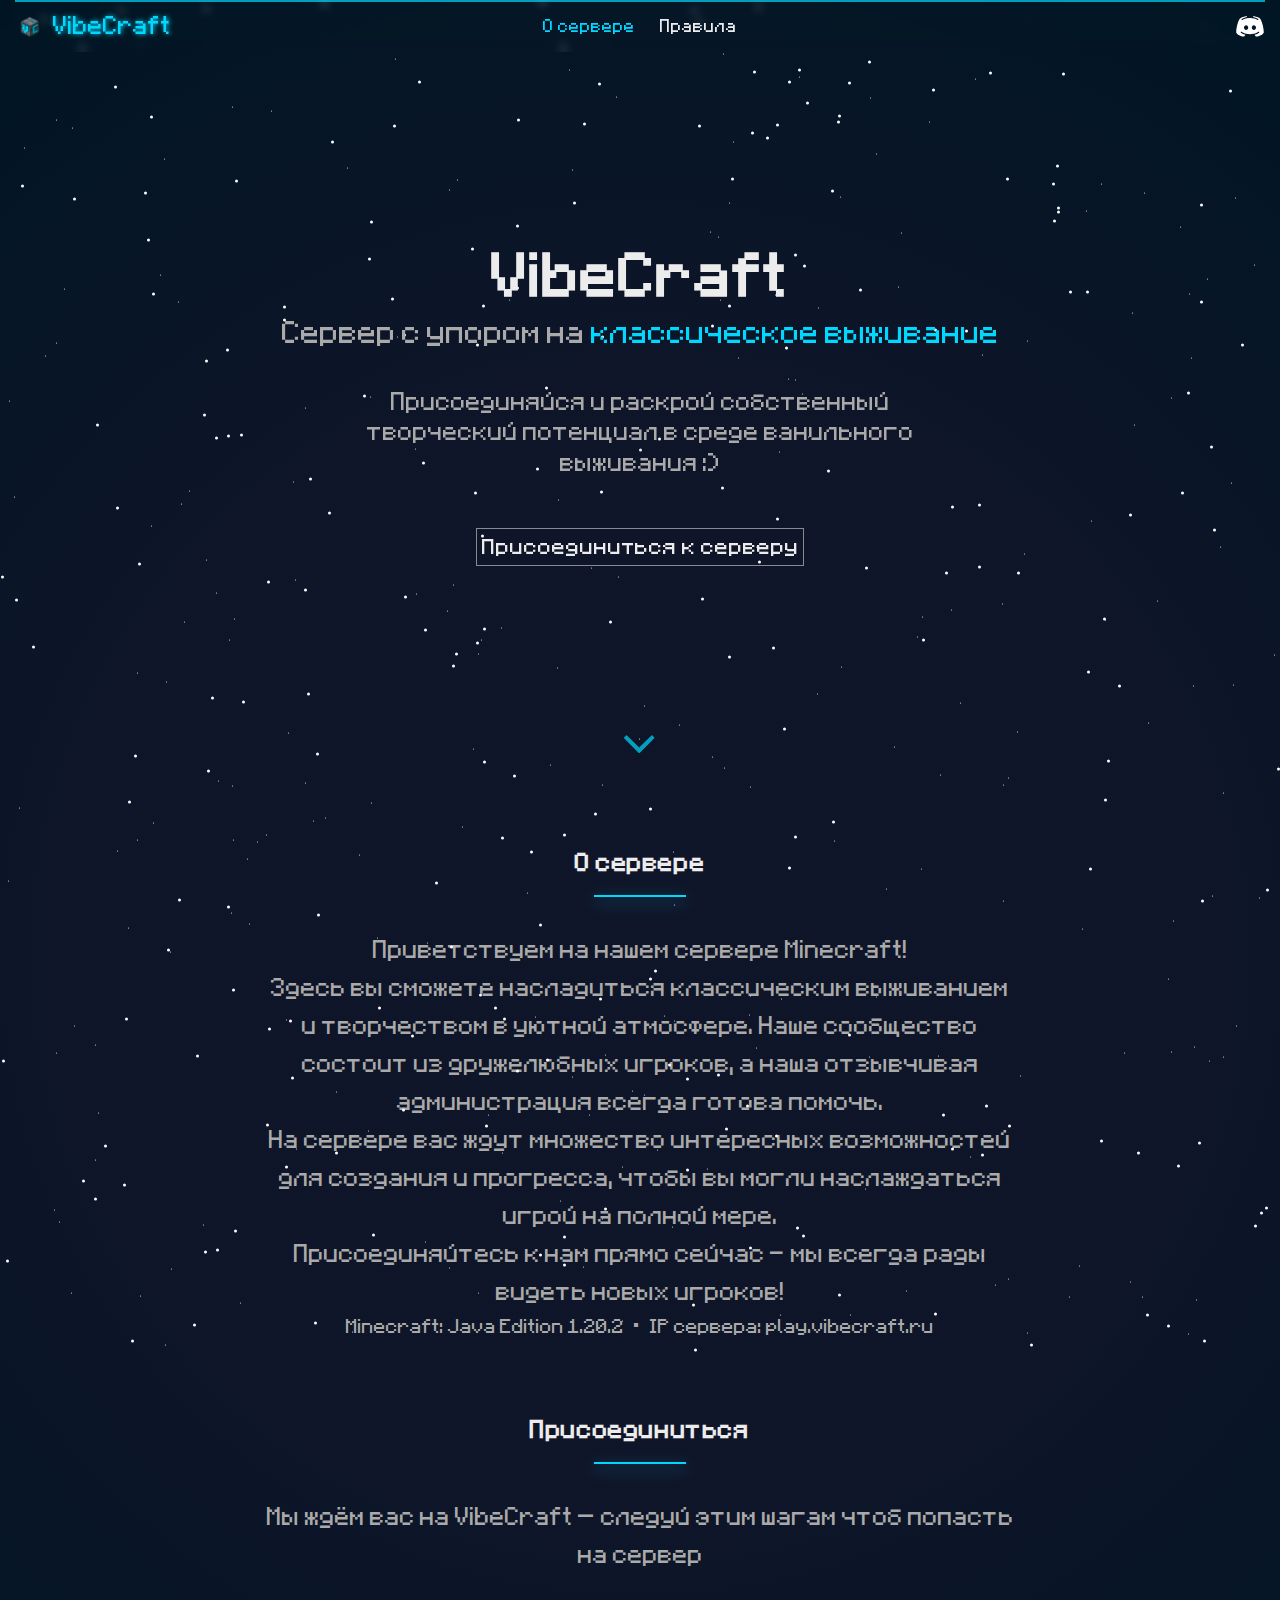
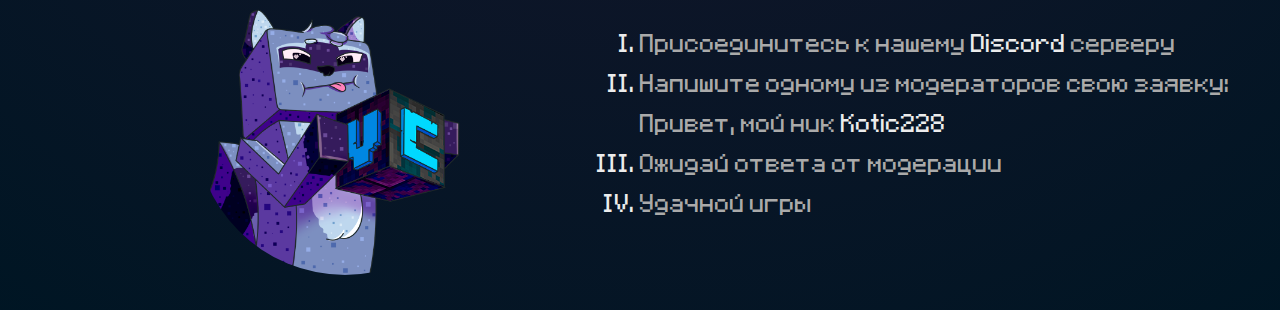
<file: index.html>
<!DOCTYPE html>
<html lang="ru-RU">
    <head>

        <meta charset="UTF-8">
        <meta http-equiv="X-UA-Compatible" content="IE=edge">
        <meta name="viewport" content="width=device-width, initial-scale=1.0">
    
        <title>VibeCraft - Дружный | ванильный | позитивный</title>
    
        <link rel="stylesheet" href="css/style.css">
        <script src="js/js.js" defer></script>
    
        <link rel="apple-touch-icon" sizes="180x180" href="icon/apple-touch-icon.png">
        <link rel="icon" type="image/png" sizes="32x32" href="icon/favicon-32x32.png">
        <link rel="icon" type="image/png" sizes="16x16" href="icon/favicon-16x16.png">
        <link rel="manifest" href="icon/site.webmanifest">
        <link rel="mask-icon" href="icon/safari-pinned-tab.svg" color="#0f1528">
        <meta name="msapplication-TileColor" content="#0f1528">
        <meta name="theme-color" content="#0f1528">

        <meta name="keywords" content="vibecraft, ванильный сервер майнкрафт 1.20.2, майнкрафт генерация мира, майнкрафт голосовой чат">
        <meta name="description" content="VibeCraft - сервер Minecraft с улучшенной генерацией и классическим выживанием.">
    </head>
<body>
    <div id="stars" class="stars"></div>
    
    <!-- Header -->
    <header>
        <div class="container">
            <div class="header__inner">
                <div class="header__menu">
                    <input type="checkbox" id="burger-checkbox" class="burger-checkbox">
                    <label for="burger-checkbox" class="burger"></label>

                    <ul class="menu-list">
                        <li class="active"><a href="" class="menu-item">О сервере</a><li>

                        <li><a href="map" class="menu-item">Карта</a><li>

                        <li><a href="#" class="menu-item">Правила</a><li>

                        <li class="disabled"><a href="" class="menu-item">Вики</a><li>

                        <li class="disabled"><a href="" class="menu-item">Донаты</a><li>
                    </ul>
                </div>

                <a class="header__logo" href="">
                    <img src="images/logo.png" alt=""><span>VibeCraft</span>
                </a>

                <nav class="header__nav">
                    <ul>
                        <li class="active">
                            <a href="">О сервере</a>
                        </li>
                        <!-- <li>
                            <a href="map">Карта</a>
                        </li> -->
                        <li>
                            <a href="rules">Правила</a>
                        </li>
                        <!-- <li class="disabled">
                            <a href="">Вики</a>
                        </li>
                        <li class="disabled">
                            <a href="">Донаты</a>
                        </li> -->
                    </ul>    
                </nav>
                
                <div class="header__social">
                    <a class="header__logo" href="https://discord.gg/w85ukDE2pJ"><img src="images/discord.svg" alt=""></a>
                </div>
            </div>
        </div>
    </header>
    
    <!-- Intro -->
    <div class="intro">
        <div class="container">
            <div class="intro__inner">
                <!-- <img src="images/logo.png" alt=""> -->

                <div class="intro__content"> <!-- Intro__Text -->
                    <h1 class="intro__main_title"> <!-- Intro__Text-Tittle -->
                        VibeCraft
                    </h1>

                    <p class="intro__title">
                        Сервер с упором на
                        <span>
                        классическое выживание
                        </span>
                    </p>
                    
                    <div class="intro__suptitle"> <!-- Intro__Text-SubTittle --> 
                        Присоединяйся и раскрой собственный творческий потенциал в среде ванильного выживания :)
                    </div>
                    
                    <div class="intro__button"> <!-- Intro__Text-Button -->
                        <a href="#connection">Присоединиться к серверу</a> 

                        <!-- <a href="">Скопировать IP</a> -->
                    </div>
                </div>
    
                <div class="intro__arrow">
                    <svg viewBox="0 0 300 300" preserveAspectRatio="xMidYMid meet" >
                        <path d="M282.082,76.511l-14.274-14.273c-1.902-1.906-4.093-2.856-6.57-2.856c-2.471,0-4.661,0.95-6.563,2.856L142.466,174.441
		L30.262,62.241c-1.903-1.906-4.093-2.856-6.567-2.856c-2.475,0-4.665,0.95-6.567,2.856L2.856,76.515C0.95,78.417,0,80.607,0,83.082
		c0,2.473,0.953,4.663,2.856,6.565l133.043,133.046c1.902,1.903,4.093,2.854,6.567,2.854s4.661-0.951,6.562-2.854L282.082,89.647
		c1.902-1.903,2.847-4.093,2.847-6.565C284.929,80.607,283.984,78.417,282.082,76.511z"/>
                    </svg>
                </div>
            </div>
        </div>
    </div>

    <!-- About_server_Info -->
    <div class="info">
        <div class="container">
            <div class="info__inner">
                <h2 class="title" id="about">О сервере</h2>

                <div class="title_line"></div>

                <p class="title_description_text">
                    Приветствуем на нашем сервере Minecraft!

                    <br>Здесь вы сможете насладиться классическим
                    выживанием и творчеством в уютной атмосфере. Наше сообщество состоит из дружелюбных игроков, а
                    наша отзывчивая администрация всегда готова помочь. 

                    <br>На сервере вас ждут множество
                    интересных возможностей для создания и прогресса, чтобы вы могли наслаждаться игрой на полной мере. 

                    <br> Присоединяйтесь к нам прямо сейчас - мы всегда рады видеть новых игроков!

                    <br>
                </p>

                <div class="server">
                    <p>
                        Minecraft: Java Edition 
                        1.20.2
                    </p>
                    <div>•</div>
                    <p>IP сервера: play.vibecraft.ru</p>
                </div>
            </div>
        </div>
    </div>

    <!-- Join_Info -->
    <div class="info">
        <div class="container">
            <div class="info__inner">
                <h2 class="title" id="connection">Присоединиться</h2>

                <div class="title_line"></div>

                <p class="title_description_text">
                    Мы ждём вас на VibeCraft — следуй этим шагам чтоб попасть на сервер
                </p>

                <div class="join_steps">
                    <img src="images/hello.png" alt="">

                    <ul class="steps">
                        <li>
                            <p href="">Присоединитесь к нашему <a href="https://discord.gg/w85ukDE2pJ">Discord</a> серверу</p>
                        </li>
                        <li>
                            <p>Напишите одному из модераторов свою заявку:
                                <br>Привет, мой ник <span>Kotic228</span>
                            </p>
                        </li>
                        <li>
                            <p>Ожидай ответа от модерации</p>
                        </li>
                        <li>
                            <p>Удачной игры</p>
                        </li>
                    </ul>
                </div>
            </div>
        </div>
    </div>
    
    <!-- Footer -->
    <!-- <footer>
        <div class="social">
            <div class="social__title">

            </div>

            <div class="social__icon">
                <img src="" alt="">

                <img src="" alt="">

                <img src="" alt="">
            </div>
        </div>
    </footer> -->

</body>
</html>
</file>
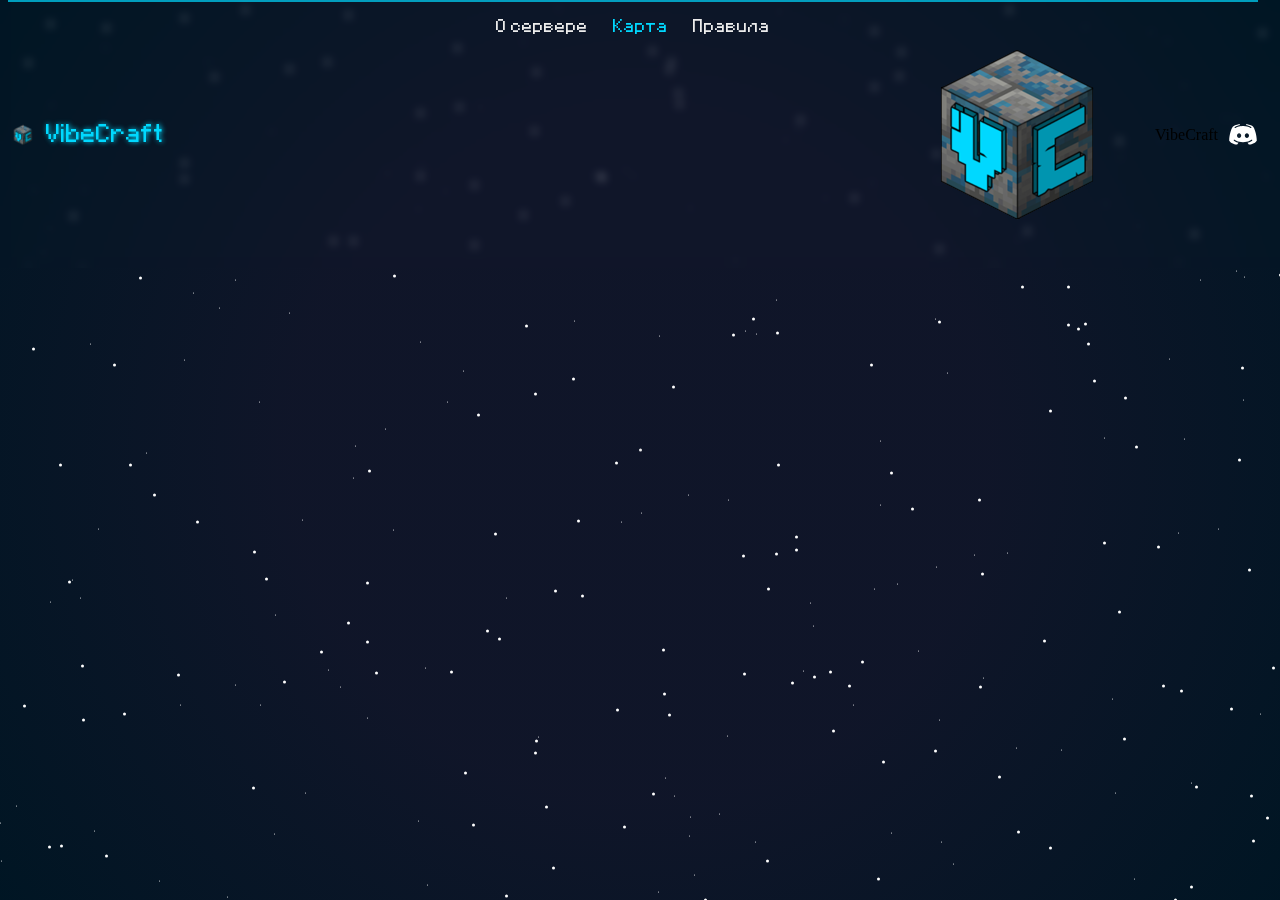
<file: map/index.html>
<!DOCTYPE html>
<html lang="ru-RU">
    <head>

        <meta charset="UTF-8">
        <meta http-equiv="X-UA-Compatible" content="IE=edge">
        <meta name="viewport" content="width=device-width, initial-scale=1.0">
    
        <title>VibeCraft - Дружный | ванильный | позитивный</title>
    
        <link rel="stylesheet" href="../css/style.css">
        <script src="../js/js.js" defer></script>
    
        <link rel="apple-touch-icon" sizes="180x180" href="../icon/apple-touch-icon.png">
        <link rel="icon" type="image/png" sizes="32x32" href="../icon/favicon-32x32.png">
        <link rel="icon" type="image/png" sizes="16x16" href="../icon/favicon-16x16.png">
        <link rel="manifest" href="icon/site.webmanifest">
        <link rel="mask-icon" href="../icon/safari-pinned-tab.svg" color="#0f1528">
        <meta name="msapplication-TileColor" content="#0f1528">
        <meta name="theme-color" content="#0f1528">
    </head>
<body>
    <style>
        body::-webkit-scrollbar {
            display: none;
        }
    </style>
    <div id="stars" class="stars"></div>
    
    <!-- Header -->
    <header>
        <div class="container" style="padding-right: 22px;padding-left: 8px;">
            <div class="header__inner">
                <div class="header__menu">
                    <input type="checkbox" id="burger-checkbox" class="burger-checkbox">
                    <label for="burger-checkbox" class="burger"></label>

                    <ul class="menu-list">
                        <li><a href="../" class="menu-item">О сервере</a><li>

                        <li class="active"><a href="" class="menu-item">Карта</a><li>

                        <li><a href="../rules" class="menu-item">Правила</a><li>

                        <li class="disabled"><a href="" class="menu-item">Вики</a><li>
                            
                        <li class="disabled"><a href="" class="menu-item">Донаты</a><li>
                    </ul>
                </div>

                <a class="header__logo" href="../">
                    <img src="../images/logo.png" alt=""><span>VibeCraft</span>
                </a>

                <nav class="header__nav">
                    <ul>
                        <li>
                            <a href="../">О сервере</a>
                        </li>
                        <li class="active">
                            <a href="">Карта</a>
                        </li>
                        <li>
                            <a href="../rules">Правила</a>
                        </li>
                        <!-- <li class="disabled">
                            <a href="">Вики</a>
                        </li>
                        <li class="disabled">
                            <a href="">Донаты</a>
                        </li> -->
                    </ul>
                </nav>
                
                <div class="header__social">
                    <img src="../images/logo.png" alt=""><span>VibeCraft</span>
                    <a class="header__logo" href="https://discord.gg/w85ukDE2pJ"><img src="../images/discord.svg" alt=""></a>
                </div>
            </div>
        </div>
    </header>

    <!-- Map -->
    <div class="map">
        <iframe name="iframe1" id="iframe1" src="http://play.vibecraft.ru:8930" frameborder="0" allowtransparency="true"></iframe>
    </div>
    
    <!-- Footer -->
    <!-- <footer>
        <div class="social">
            <div class="social__title">

            </div>
            
            <div class="social__icon">
                <img src="" alt="">
                <img src="" alt="">
                <img src="" alt="">
            </div>
        </div>
    </footer> -->

</body>
</html>
</file>
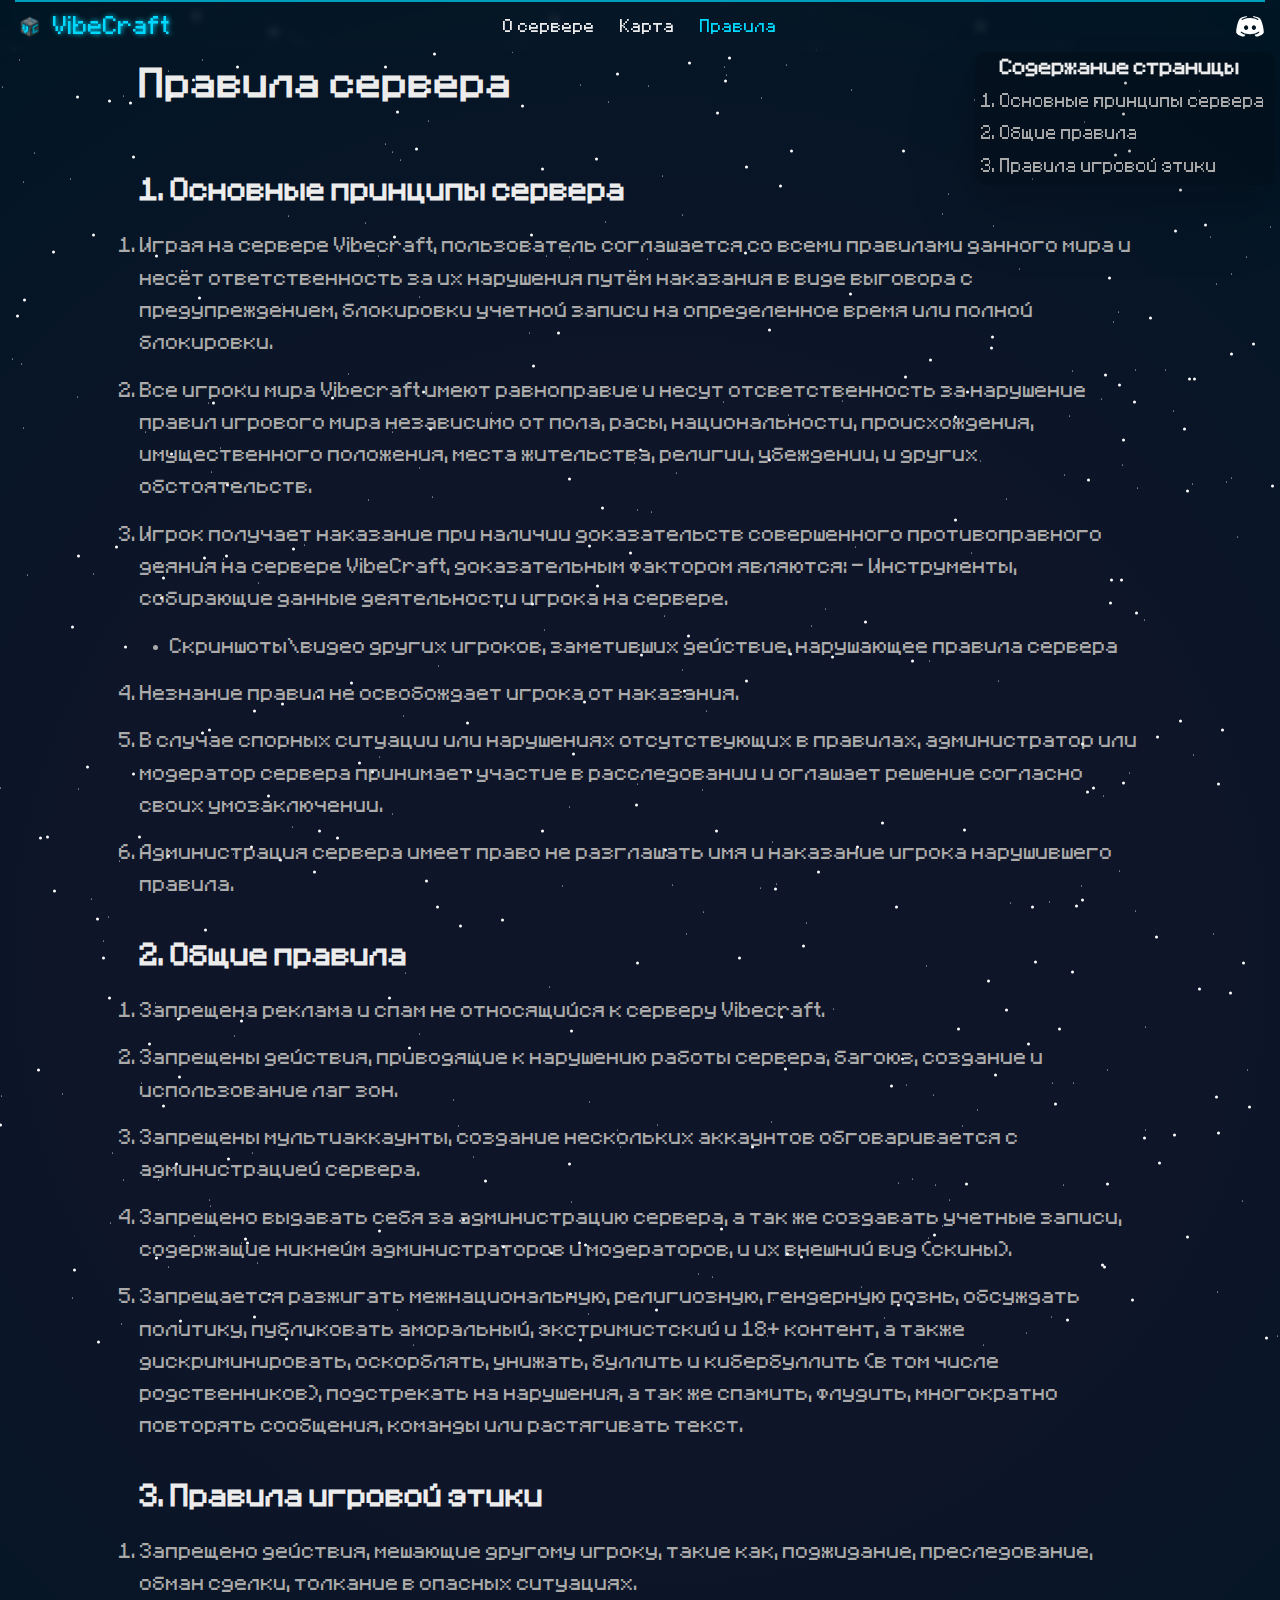
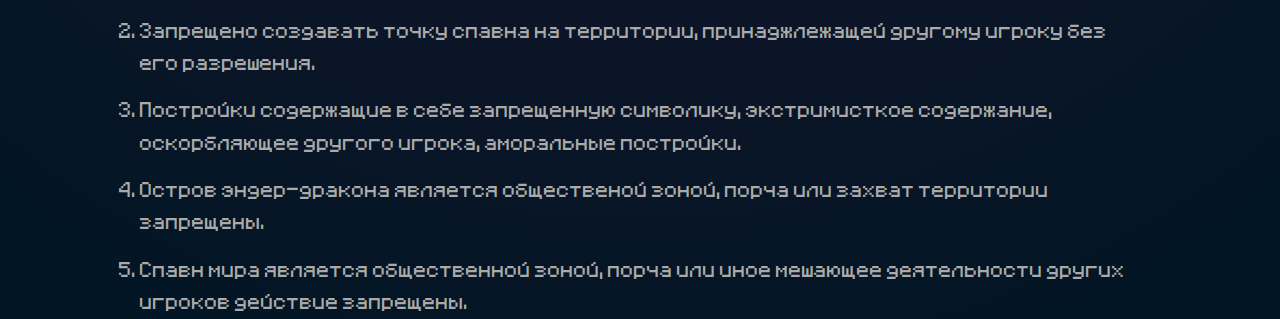
<file: rules/index.html>
<!DOCTYPE html>
<html lang="ru-RU">
    <head>

        <meta charset="UTF-8">
        <meta http-equiv="X-UA-Compatible" content="IE=edge">
        <meta name="viewport" content="width=device-width, initial-scale=1.0">
    
        <title>VibeCraft - Дружный | ванильный | позитивный</title>
    
        <link rel="stylesheet" href="../css/style.css">
        <script src="../js/js.js" defer></script>
    
        <link rel="apple-touch-icon" sizes="180x180" href="../icon/apple-touch-icon.png">
        <link rel="icon" type="image/png" sizes="32x32" href="../icon/favicon-32x32.png">
        <link rel="icon" type="image/png" sizes="16x16" href="../icon/favicon-16x16.png">
        <link rel="manifest" href="icon/site.webmanifest">
        <link rel="mask-icon" href="../icon/safari-pinned-tab.svg" color="#0f1528">
        <meta name="msapplication-TileColor" content="#0f1528">
        <meta name="theme-color" content="#0f1528">
    </head>
<body>
    <div id="stars" class="stars"></div>
    
    <!-- Header -->
    <header>
        <div class="container">
            <div class="header__inner">
                <div class="header__menu">
                    <input type="checkbox" id="burger-checkbox" class="burger-checkbox">
                    <label for="burger-checkbox" class="burger"></label>

                    <ul class="menu-list">
                        <li><a href="../" class="menu-item">О сервере</a><li>

                        <li><a href="../map" class="menu-item">Карта</a><li>

                        <li class="active"><a href="" class="menu-item">Правила</a><li>

                        <li class="disabled"><a href="" class="menu-item">Вики</a><li>
                            
                        <li class="disabled"><a href="" class="menu-item">Донаты</a><li>
                    </ul>
                </div>

                <a class="header__logo" href="../">
                    <img src="../images/logo.png" alt=""><span>VibeCraft</span>
                </a>

                <nav class="header__nav">
                    <ul>
                        <li>
                            <a href="../">О сервере</a>
                        </li>
                        <li>
                            <a href="../map">Карта</a>
                        </li>
                        <li class="active">
                            <a href="">Правила</a>
                        </li>
                        <!-- <li class="disabled">
                            <a href="">Вики</a>
                        </li>
                        <li class="disabled">
                            <a href="">Донаты</a>
                        </li> -->
                    </ul>
                </nav>
                
                <div class="header__social">
                    <a class="header__logo" href="https://discord.gg/w85ukDE2pJ"><img src="../images/discord.svg" alt=""></a>
                </div>
            </div>
        </div>
    </header>
    
    <!-- Rules_server -->
    <div class="rules">
        <div class="container">
            <article class="rules__inner">
                <h1>Правила сервера</h1>

                <section>
                    <h2 id="bases">1. Основные принципы сервера</h2>
                    <ol>
                        <li>Играя на сервере Vibecraft, пользователь соглашается со всеми правилами данного мира и несёт ответственность за их нарушения путём наказания в виде выговора с предупреждением, блокировки учетной записи на определенное время или полной блокировки.</li>
                        <li>Все игроки мира Vibecraft имеют равноправие и несут отсветственность за нарушение правил игрового мира независимо от пола, расы, национальности, происхождения, имущественного положения, места жительства, религии, убеждении, и других обстоятельств.</li>
                        <li>Игрок получает наказание при наличии доказательств совершенного противоправного деяния на сервере VibeCraft, доказательным фактором являются: - Инструменты, собирающие данные деятельности игрока на сервере.
                            <ul>
                                <li>Скриншоты\видео других игроков, заметивших действие, нарушающее правила сервера</li>
                            </ul>
                        </li>
                        <li>Незнание правил не освобождает игрока от наказания.</li>
                        <li>В случае спорных ситуации или нарушениях отсутствующих в правилах, администратор или модератор сервера принимает участие в расследовании и оглашает решение согласно своих умозаключении.</li>
                        <li>Администрация сервера имеет право не разглашать имя и наказание игрока нарушившего правила.</li>
                    </ol>
                </section>

                <section>
                    <h2 id="general">2. Общие правила</h2>
                    <ol>
                        <li>Запрещена реклама и спам не относящийся к серверу Vibecraft.</li>
                        <li>Запрещены действия, приводящие к нарушению работы сервера, багоюз, создание и использование лаг зон.</li>
                        <li>Запрещены мультиаккаунты, создание нескольких аккаунтов обговаривается с администрацией сервера.</li>
                        <li>Запрещено выдавать себя за администрацию сервера, а так же создавать учетные записи, содержащие никнейм администраторов и модераторов, и их внешний вид (скины).</li>
                        <li>Запрещается разжигать межнациональную, религиозную, гендерную рознь, обсуждать политику, публиковать аморальный, экстримистский и 18+ контент, а также дискриминировать, оскорблять, унижать, буллить и кибербуллить (в том числе родственников), подстрекать на нарушения, а так же спамить, флудить, многократно повторять сообщения, команды или растягивать текст.</li>
                    </ol>
                </section>

                <section>
                    <h2 id="ethics">3. Правила игровой этики</h2>
                    <ol>
                        <li>Запрещено действия, мешающие другому игроку, такие как, поджидание, преследование, обман сделки, толкание в опасных ситуациях.</li>
                        <li>Запрещено создавать точку спавна на территории, принаджлежащей другому игроку без его разрешения.</li>
                        <li>Постройки содержащие в себе запрещенную символику, экстримисткое содержание, оскорбляющее другого игрока, аморальные постройки.</li>
                        <li>Остров эндер-дракона является общественой зоной, порча или захват территории запрещены.</li>
                        <li>Спавн мира является общественной зоной, порча или иное мешающее деятельности других игроков действие запрещены.</li>
                    </ol>
                </section>
            </article>
        </div>

        <div class="rules__list_content border">
            <h2>
                Содержание
                страницы
            </h2>

            <nav>
                <ol>
                    <li><a href="#bases">Основные принципы сервера</a></li>
                    <li><a href="#general">Общие правила</a></li>
                    <li><a href="#ethics">Правила игровой этики</a></li>
                </ol>
            </nav>
        </div>
    </div>
    
    <!-- Footer -->
    <!-- <footer>
        <div class="social">
            <div class="social__title">

            </div>
            
            <div class="social__icon">
                <img src="" alt="">
                <img src="" alt="">
                <img src="" alt="">
            </div>
        </div>
    </footer> -->

</body>
</html>
</file>
<file: css/style.css>
@font-face {
	font-family: 'minecraft'; 
	src: url(../fonts/minecraft.ttf); 
}

:root {
    --color-bg: #0f1528;
    --color-dark: #1c232f;
    --color-grai: #aaa;
    --color-white: #ececec;
    --color-turquoise: #00d9ff;

    --line-height: 1.9;
}

::-webkit-scrollbar {
    width: 15px;
    background-color: #071526;
}
::-webkit-scrollbar-thumb {
    border-radius: 8px;
    width: 8px;
    border: 4px solid transparent;
    background-clip: content-box;
    background-color: rgba(0, 217, 255, .6);
}

::-moz-selection {
    background-color: #7FC7FF;
    color: #fff;
}
::selection {
    background-color: #7FC7FF;
    color: #fff;
}

* {
    margin: 0;
    padding: 0;
    box-sizing: border-box;
    text-decoration: none;
}
html {
    background-color: var(--color-bg);

    scroll-behavior: smooth;
}
body {
    background: hsla(226, 45%, 11%, 1);
    background: radial-gradient(circle, hsla(226, 45%, 11%, 1) 45%, hsla(204, 100%, 7%, 1) 100%);
    background: -moz-radial-gradient(circle, hsla(226, 45%, 11%, 1) 45%, hsla(204, 100%, 7%, 1) 100%);
    background: -webkit-radial-gradient(circle, hsla(226, 45%, 11%, 1) 45%, hsla(204, 100%, 7%, 1) 100%);
    filter: progid: DXImageTransform.Microsoft.gradient( startColorstr="#0F1528", endColorstr="#001523", GradientType=1 );

    background-repeat: no-repeat;

    line-height: var(--line-height);
}

.container {
    width: 100%;
    max-width: 1500px;
    margin-inline: auto;
    padding: 0 15px;
}

/* Header */
header {
    position: fixed;
    top: 0;
    width: 100%;
    display: flex;
    flex-direction: column;
    justify-content: center;
    backdrop-filter: blur(5px);
    z-index: 1000;
}
.header__inner {
    display: grid;
    grid-template-columns:1fr auto 1fr ;
    height: 70%;
    width: 100%;
    padding: 5px 0;

    border-top: 2px solid rgba(0, 217, 255, .7);
}
.header__logo {
    display: flex;
    align-items: center;
    gap: 8px;
    margin-right: auto;

    font-size: 20px;
    color: var(--color-turquoise);
    text-shadow: var(--color-turquoise) 1px 0 5px;
    font-family: 'minecraft';
}
.header__logo img {
    height: 30px;
}
.header__nav ul {
    height: 30%;
    width: 100%;
    display: flex;
    justify-content: center;
    list-style: none;
    gap: 25px;
    padding: 5px 0;
}
.header__nav a {
    padding-top: 100%;

    font-size: 14px;
    color: var(--color-white);
    font-family: 'minecraft';
    transition: all .3s;
}
.header__nav a:hover {
    color: var(--color-turquoise);
    opacity: .8;
}
.active > a{
    color: var(--color-turquoise);
}
.disabled > a{
    color: rgba(136, 136, 136, .4);
    pointer-events: none;
}
.header__social {
    display: flex;
    justify-content: flex-end;
    align-items: center;
    gap: 10px;
    margin-left: auto;
}

/* Header_Menu */
.header__menu {
    display: none;
    align-items: center;
}
.burger-checkbox {
    position: absolute;
    visibility: hidden;
}
.burger {
    position: relative;
    z-index: 1;
    cursor: pointer;
    display: block;
    position: relative;
    border: none;
    background: transparent;
    width: 40px;
    height: 26px;
}
.burger::before,
.burger::after {
    content: '';
    left: 0;
    position: absolute;
    display: block;
    width: 100%;
    height: 4px;
    border-radius: 10px;
    background: var(--color-turquoise);
}
.burger::before {
    top: 0;
    box-shadow: 0 11px 0 var(--color-turquoise);
    transition: box-shadow .3s .15s, top .3s .15s, transform .3s;
}
.burger::after {
    bottom: 0;
    transition: bottom .3s .15s, transform .3s;
}
.burger-checkbox:checked + .burger::before {
    top: 11px;
    transform: rotate(45deg);
    box-shadow: 0 6px 0 rgba(0, 217, 255,0);
    transition: box-shadow .15s, top .3s, transform .3s .15s;
}
.burger-checkbox:checked + .burger::after {
    bottom: 11px;
    transform: rotate(-45deg);
    transition: bottom .3s, transform .3s .15s;
}
.menu-list {
    top: 0;
    left: 0;
    position: absolute;
    display: grid;
    gap: 12px;
    padding: 42px 0;
    margin: 0;
    background: rgba(15, 21, 40, .6);
    list-style-type: none;
    transform: translateY(-100%);
    transition: .3s;
    width: 100vw;
    height: 100vh;
}
.menu-item {
    display: block;
    padding: clamp(0px, 1vh, 8px);
    color: var(--color-white);
    font-size: clamp(16px, 4vh, 30px);
    text-align: center;
    text-decoration: none;
}
.menu-item:hover {
    background: rgba(255,255,255,.2)
}
.burger-checkbox:checked ~ .menu-list {
    transform: translateX(0);
}

/* Intro */
.intro {
    position: relative;
    display: flex;
    justify-content: center;
    align-items: center;
    height: 90vh;
    width: 100%;
}
.intro__inner {
    display: flex;
    justify-content: center;
    align-items: center;
    width: 100%;
}
.intro__content {
    width: 100%;
    font-family: 'minecraft';
    text-align: center;
    z-index: 1;
}
.intro__main_title {
    font-size: clamp(22px, 11vw, 50px);
    color: var(--color-white);
    line-height: calc(var(--line-height) / 1.45);
}
.intro__title {
    font-size: clamp(18px, 3.3vw, 25px);
    line-height: var(--line-height);
    color: var(--color-grai);
}
.intro__title span {
    color: var(--color-turquoise);
}
.intro__suptitle {
    max-width: 555px;
    font-size: clamp(17px, 3.5vw, 20px);
    line-height: calc(var(--line-height) / 1.25);;
    color: var(--color-grai);
    margin-top: 30px;
    margin-inline: auto;
}
.intro__button {
    margin-top: 50px;
    display: grid;
    grid-auto-flow: column;
    justify-content: center;
    gap: 1.5rem;
}
.intro__button a {
    cursor: pointer;
    display: flex;
    justify-content: center;
    align-items: center;
    width: auto;
    height: 36px;
    padding: .25em;
    color: var(--color-white);
    font-size: clamp(14px, 4vw, 18px);
    font-weight: 400;
    line-height: 45px;

    border: 0 solid;
    box-shadow: inset 0 0 20px rgba(255, 255, 255, 0);
    outline: 1px solid;
    outline-color: rgba(255, 255, 255, .5);
    outline-offset: 0px;
    text-shadow: none;
    transition: all 1250ms cubic-bezier(0.19, 1, 0.22, 1);
  } 
  
  .intro__button a:hover {
    color: var(--color-turquoise);
    
    border: 1px solid;
    box-shadow: inset 0 0 20px rgba(255, 255, 255, .5), 0 0 20px rgba(255, 255, 255, .2);
    outline-color: rgba(255, 255, 255, 0);
    outline-offset: 15px;
    text-shadow: 1px 1px 2px #427388; 
  }
.intro__arrow {
    position: absolute;
    top: 90%;
    width: 100%;
    max-width: 1100px;
    height: 31px;
    text-align: center;
}
.intro__arrow > svg {
    width: 36px;
    height: 32px;
    opacity: .7;
    fill: var(--color-turquoise);
    transition: all .3s ease-in-out;
}
.intro__arrow > svg:hover {
    opacity: 1;
    filter: drop-shadow(0 4px 16px rgba(0, 217, 255, .8));
    margin-top: 10px;
}

.stars {
    width: 3px;
    height: 3px;
    background: var(--color-white);
    position: fixed;
    left: 0;
    right: 0;
    margin-inline: auto;
    top: 50%;
    transform-origin: 0 0;
    transform: translateY(-50%);
    border-radius: 50%;
    animation: rotate 270s infinite linear;
}
@keyframes rotate{
    0%{
        transform: rotate(0deg);
        opacity: .6;
    }
      50% {
        opacity: .9;
      }
      100% {
        transform: rotate(360deg);
        opacity: .4;
      }
}

/* Info */
.info__inner {
    display: flex;
    flex-direction: column;
    justify-content: center;
    padding: 35px;
    align-items: center;
    text-align: center;
    color: var(--color-grai);
    font-family: 'minecraft';
}
.title {
    font-size: 20px;
    font-weight: 800;
    color: var(--color-white);
    letter-spacing: .6px;
}
.title_line {
    width: 92px;
    height: 2px;
    margin-top: 12px;
    background: var(--color-turquoise);
    box-shadow: 0 4px 16px rgba(0, 217, 255, 0.6);
}
.title_description_text {
    padding-top: 35px;
    max-width: 750px;
    font-size: clamp(17px, 2.3vw, 20px);
}

/* About_server_Info */
.info__inner > .server {
    display: inline-flex;
    gap: 10px;
}

/* Join_Info */
.join_steps {
    display: grid;
    grid-template-columns: 1fr 1fr;
    justify-content: center; 
    width: 100%;
    align-items: center;
}
.join_steps img {
    position: relative;
    height: 300px;
    width: 300px;
    border-radius: 100%;
    margin-inline: auto;
}
.steps {
    text-align: start;
    list-style-type: upper-roman;
    font-size: clamp(16px, 2.7vw, 20px);
    line-height: 40px;
}
.steps li {
    color: var(--color-white);
}
.steps li p {
    color: var(--color-grai);
}
.steps li a {
    color: var(--color-white);
}
.steps li span {
    color: var(--color-white);
}

/* Map */
.map {
    position: relative;
    margin-inline: auto;
    height: 100vh;
    width: 100vw;
}
.map > iframe {
    position: absolute;
    bottom: 0;
    height: calc(100% - 51.4px); /*вычитание header*/
    width: 100%;
}

/* Rules */
.rules {
    padding-top: 52.39px;

    color: var(--color-grai);
    font-family: 'minecraft';
    font-size: clamp(15px, 1.8vw, 17px);
}
.rules__inner {
    margin-inline: auto;
    max-width: 1000px;
    width: 100%;
    display: flex;
    flex-direction: column;
    justify-content: center;
}
.rules__inner h1,h2 {
    color: var(--color-white);
}
.rules__inner h1 {
    padding-bottom: 20px;
}
.rules__inner h2 {
    scroll-margin-top: 12px;
    padding-top: 30px;
}
.rules__inner ol ul{
    list-style: disc outside none;
    padding-left: 30px;
}
.rules__inner li{
    padding-top: 15px;
}
.rules__list_content {
    position: fixed;
    top: 52.39px;
    right: 5px;
    max-width: 300px;
    width: 100%;
    padding-left: 25px;
    display: flex;
    flex-direction: column;
    justify-content: center;
}
.rules__list_content.border {
    box-shadow: rgba(17, 17, 26, 0.1) 0px 8px 24px, rgba(17, 17, 26, 0.1) 0px 16px 56px, rgba(17, 17, 26, 0.1) 0px 24px 80px;
    background-color: rgba(0, 0, 0, .2);
    border-radius: 10px;
}
.rules__list_content h2 {
    font-size: 17px;
    color: var(--color-white);
}
.rules__list_content li {
    font-size: 15px;
    margin-top: 3px;
    margin-bottom: 4px;
}
.rules__list_content a {
    color: var(--color-grai);
}

/* Footer */
.social {
    height: 100vh;
}

@media (max-width: 1200px) {
    /* Header */
    .header__menu {
        display: flex;
    }
    .header__nav {
        display: none;
    }
    
    /* Intro */
    .intro__inner {
        justify-content: center;
    }
    .intro__content {
        text-align: center;
    }
    .intro__button {
        margin-top: 15px;
        grid-auto-flow: row;
    }

    /* Join_Info */
    .join_steps {
        grid-template-columns: 1fr;
    }
    .steps {
        margin-top: 30px;
        margin-inline: auto;
    }

    .rules__list_content {
	    display: none;
    }
}
</file>
